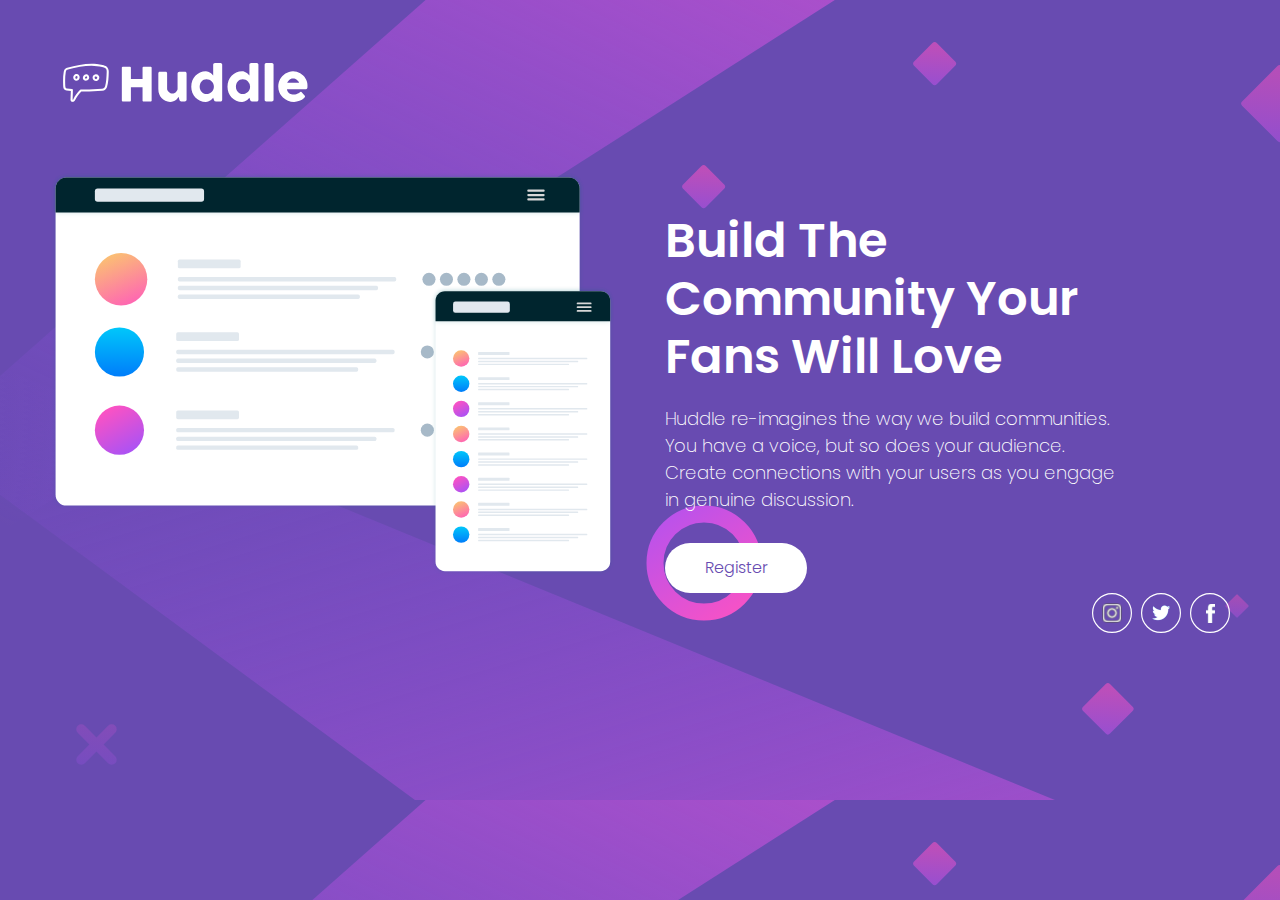
<file: introductory-landing-page/index.html>
<!DOCTYPE html>
<html lang="en">
<head>
    <meta charset="UTF-8">
    <meta name="viewport" content="width=device-width, initial-scale=1.0">
    <title>Landing Page</title>
    <link rel="preconnect" href="https://fonts.googleapis.com">
<link rel="preconnect" href="https://fonts.gstatic.com" crossorigin>
<link href="https://fonts.googleapis.com/css2?family=Poppins:ital,wght@0,100;0,200;0,300;0,400;0,500;0,600;0,700;0,800;0,900;1,
100;1,200;1,300;1,400;1,500;1,600;1,700;1,800;1,900&display=swap" rel="stylesheet">
<link rel="stylesheet" href="https://cdnjs.cloudflare.com/ajax/libs/font-awesome/6.5.2/css/all.min.css" 
integrity="sha512-SnH5WK+bZxgPHs44uWIX+LLJAJ9/2PkPKZ5QiAj6Ta86w+fsb2TkcmfRyVX3pBnMFcV7oQPJkl9QevSCWr3W6A==" 
crossorigin="anonymous" 
referrerpolicy="no-referrer" />   

<link rel="stylesheet" href="css/style.css">

</head>

<body>
    <nav class="navbar">
        <div class="container">
            <div class="logo">
                <a href="index.html">
                    <img src="images/logo.svg" alt="logo">
                </a>
            </div>
        </div>
    </nav>
    <section class="hero">
        <div class="container">
            <div class="hero-grid">
                <div class="hero-image">
                    <img src="images/illustration-mockups.svg" alt="image">
                </div>
                <div class="hero-content">
                    <h1 class="hero-heading text-xxl">
                        Build The Community Your Fans Will Love
                    </h1>
                    <p class="hero-text">
                        Huddle re-imagines the way we build communities. You have a voice, but so does your audience.
                         Create connections with your users as you engage in genuine discussion. 
                    </p>
                    <div class="hero-buttons">
                        <a href="#" class="btn btn-primary">Register</a>
                    </div>
                </div>

            </div>
           
        </div>
    </section>
    <section class="footer">
        <div class="social">
            <img src="assets/icons/group15.svg" alt="icon1">
            <img src="assets/icons/group16.svg" alt="icon2">
            <img src="assets/icons/group17.svg" alt="icon3">
        </div>
    </section>
    
</body>
</html>
</file>
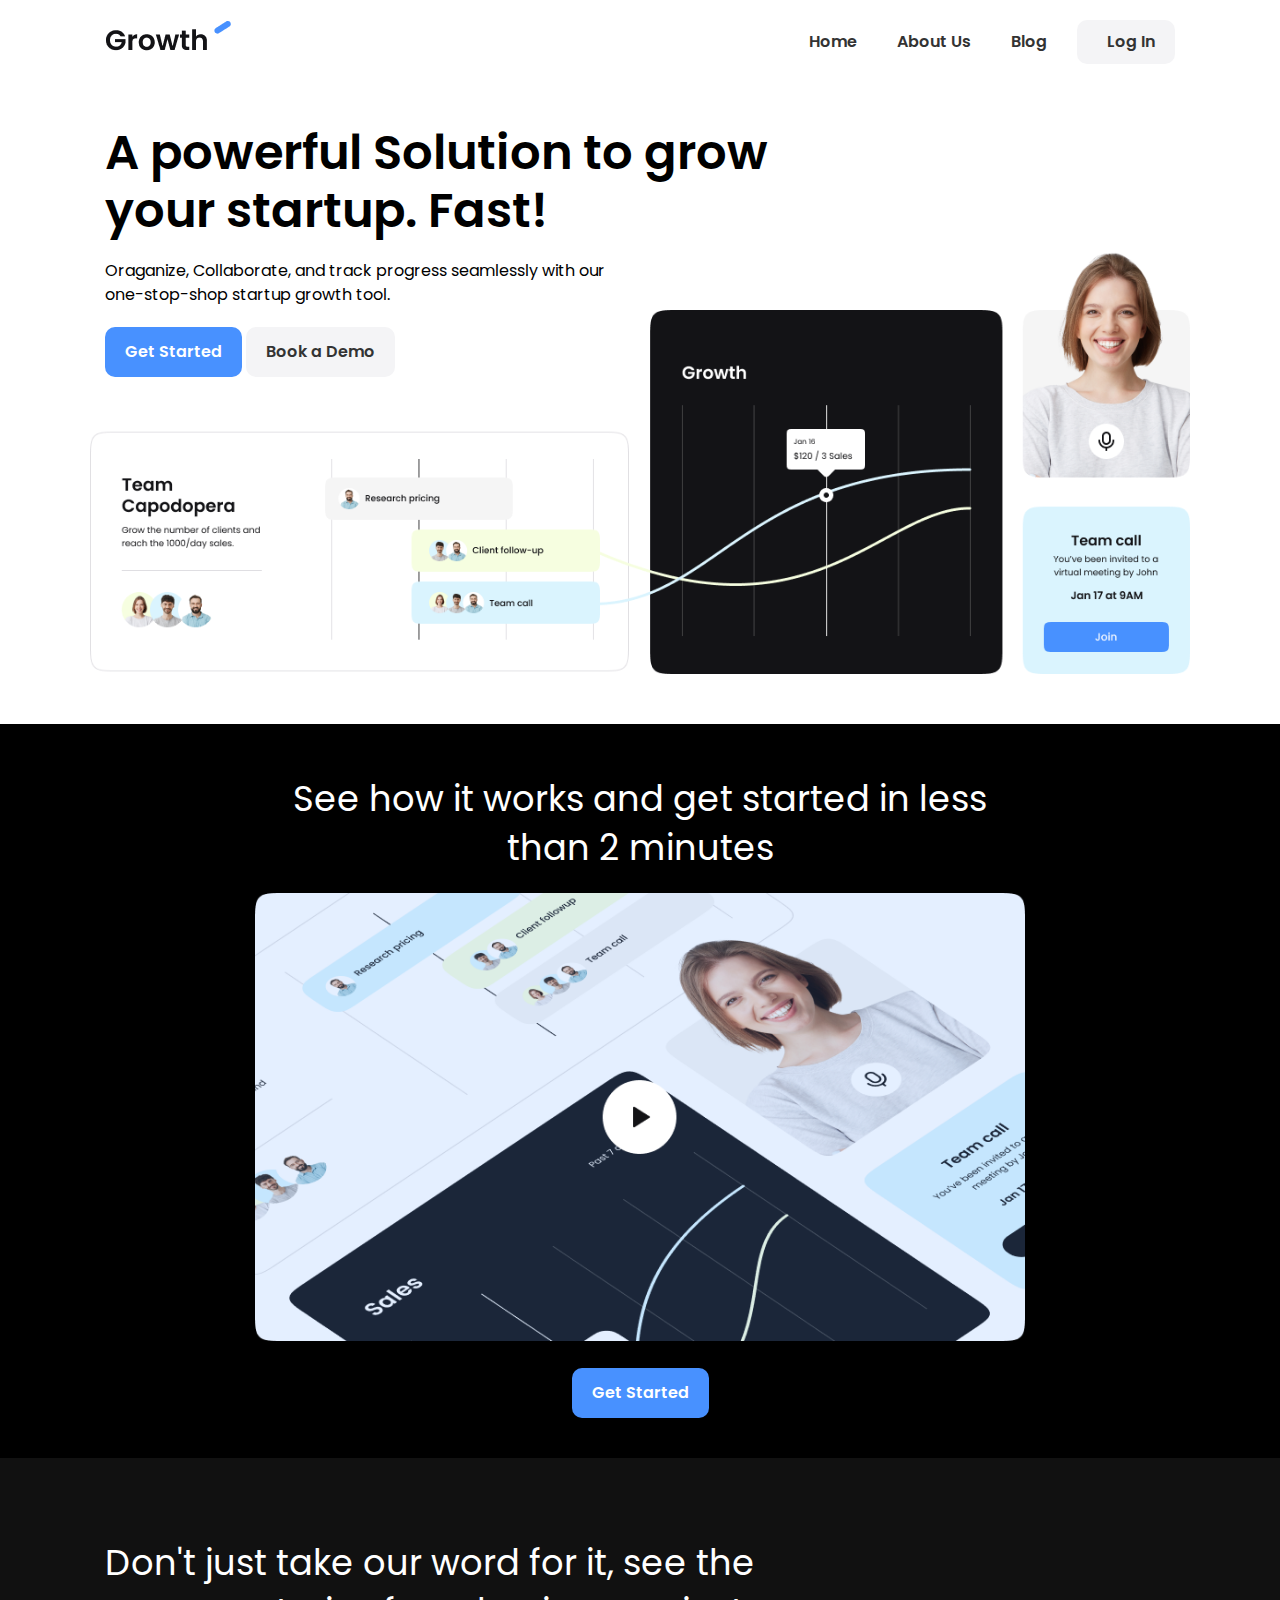
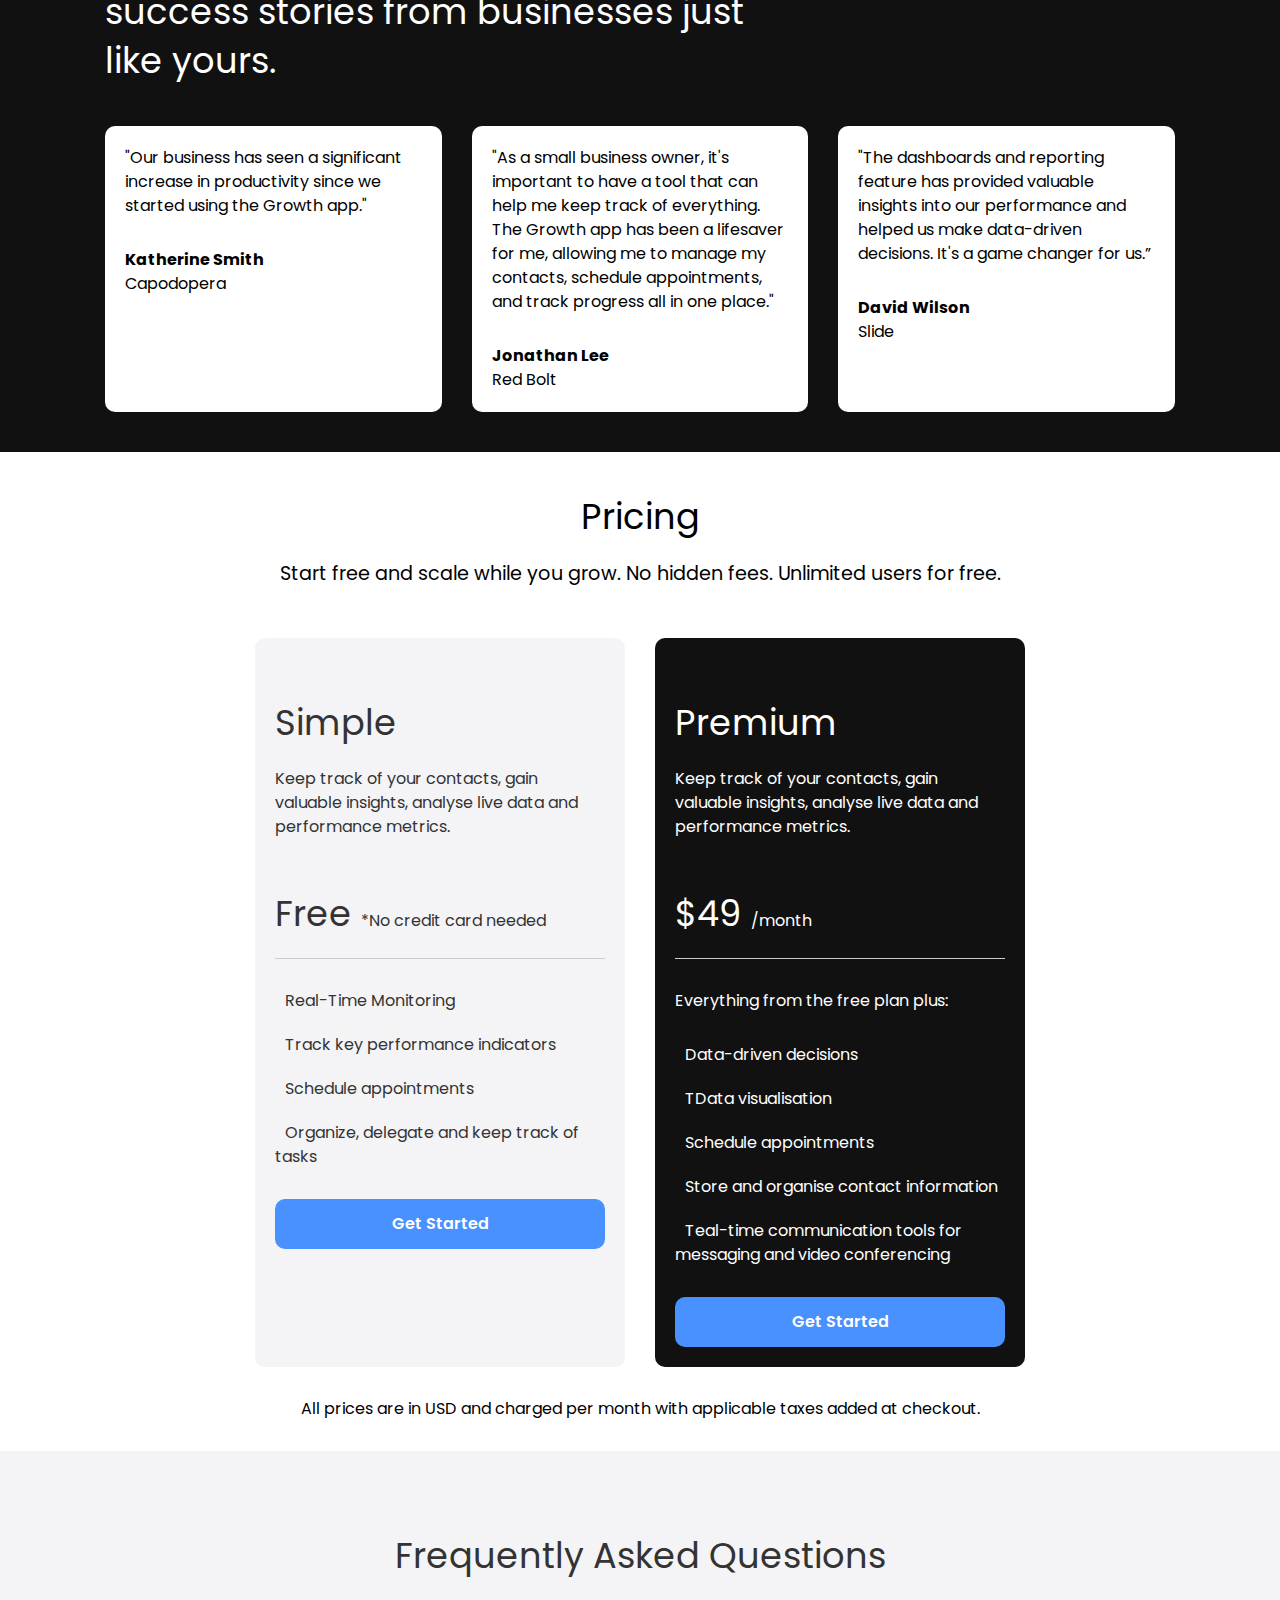
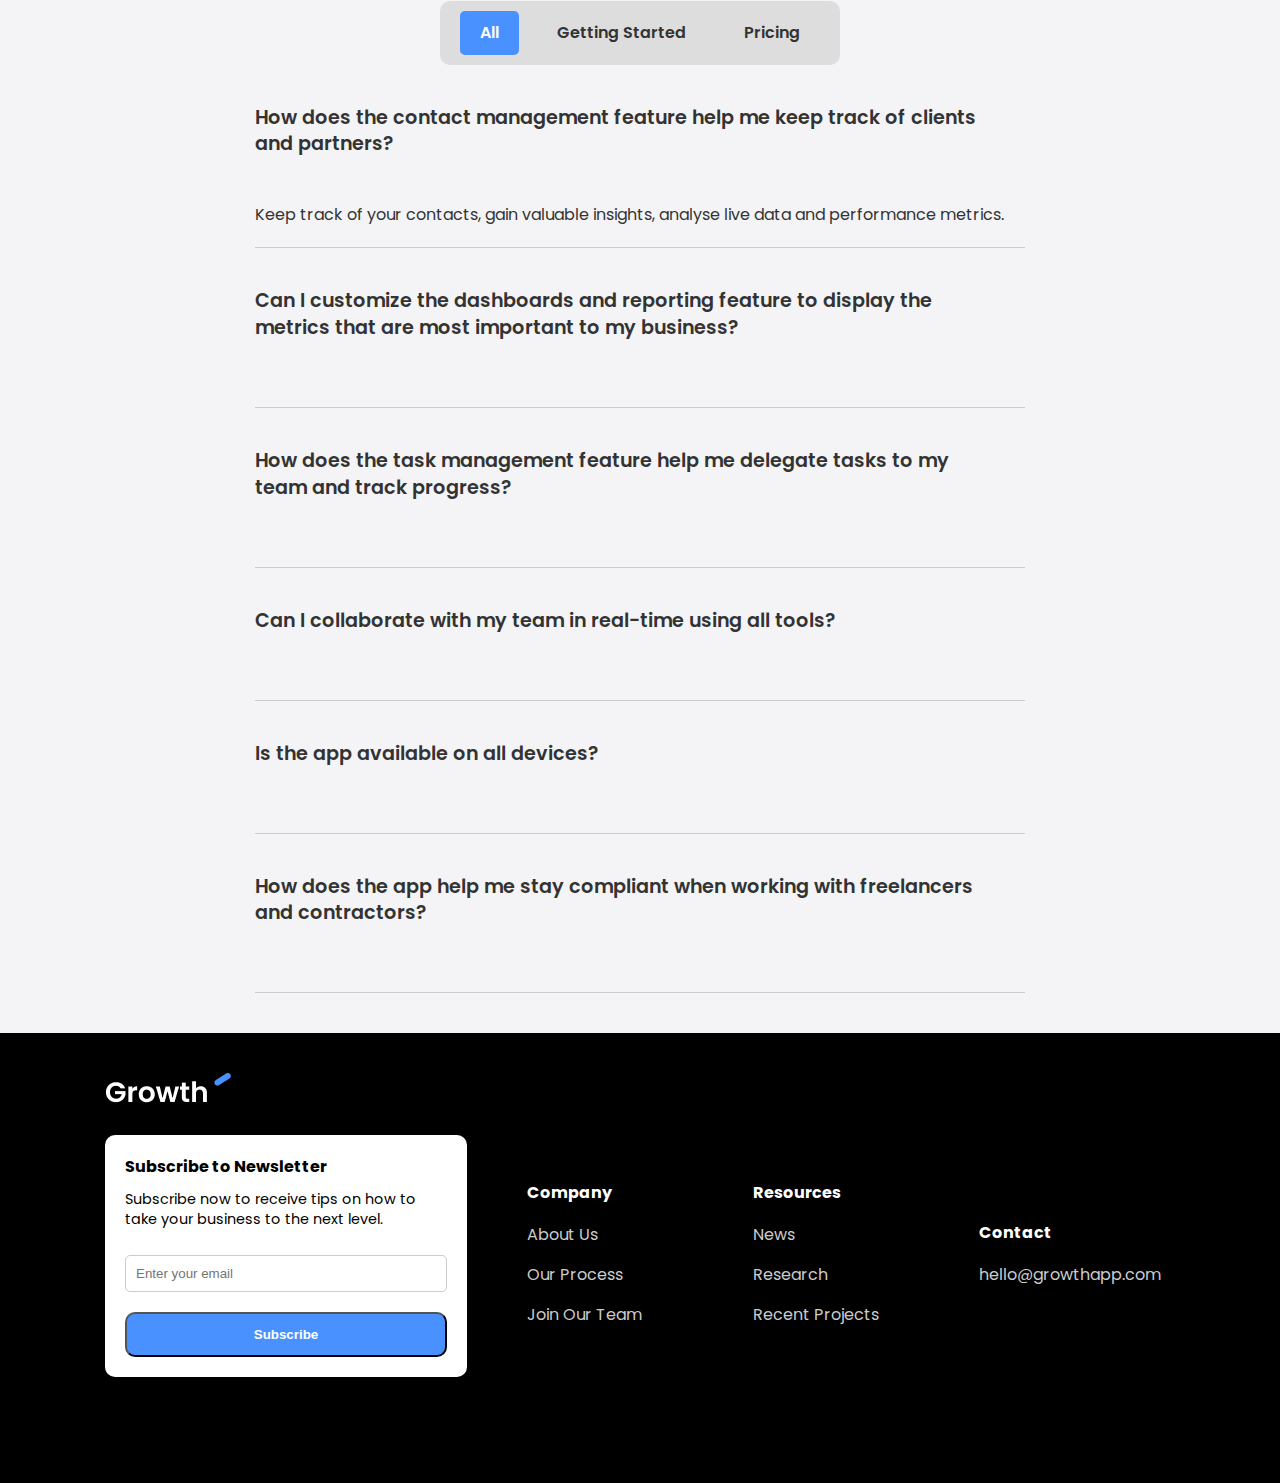
<file: landing-page/task-1/index.html>
<!DOCTYPE html>
<html lang="en">
<head>
    <meta charset="UTF-8">
    <meta name="viewport" content="width=device-width, initial-scale=1.0">
    <title>Growth App</title>
    <link rel="preconnect" href="https://fonts.googleapis.com">
<link rel="preconnect" href="https://fonts.gstatic.com" crossorigin>
<link href="https://fonts.googleapis.com/css2?family=Poppins:ital,wght@0,100;0,200;0,300;0,400;0,500;0,600;0,700;0,800;0,900;1,100;1,200;1,300;1,400;1,500;1,600;1,700;1,800;1,900&display=swap" rel="stylesheet">
<link rel="stylesheet" href="https://cdnjs.cloudflare.com/ajax/libs/font-awesome/6.5.2/css/all.min.css" 
integrity="sha512-SnH5WK+bZxgPHs44uWIX+LLJAJ9/2PkPKZ5QiAj6Ta86w+fsb2TkcmfRyVX3pBnMFcV7oQPJkl9QevSCWr3W6A==" 
crossorigin="anonymous" 
referrerpolicy="no-referrer" />   
<link rel="stylesheet" href="css/style.css">
<link rel="shortcut icon" href="images/favicon.ico" type="images/x-icon">
</head>
<body>
<nav class="navbar">
    <div class="container">
        <div class="logo">
            <a href="index.html">
                <img src="images/logo.png" alt="logo">
            </a>
        </div>
        <div class="main-menu">
            <ul>
                <li>
                    <a href="index.html">Home</a>
                </li>
                <li>
                    <a href="#">About Us</a>
                </li>
                <li>
                    <a href="#">Blog</a>
                </li>
                <li>
                    <a class="btn" href="#">
                        <i class="fas fa-user"></i>Log In
                    </a>
                </li>
            </ul>
        </div>
        <!-- Hamburger Button-->
        <button id="hamburger-button" class="hamburger-button">
            <div class="hamburger-line"></div>
            <div class="hamburger-line"></div>
            <div class="hamburger-line"></div>
            <div class="mobile-menu">
                <ul>
                    <li>
                        <a href="index.html">Home</a>
                    </li>
                    <li>
                        <a href="#">About Us</a>
                    </li>
                    <li>
                        <a href="#">Blog</a>
                    </li>
                    <li>
                        <a class="btn" href="#">
                            <i class="fas fa-user"></i>Log In
                        </a>
                    </li>
                </ul>
            </div>

        </button>
    </div>
</nav>
<!--Hero-->
<Section class="hero">
    <div class="container">
        <div class="hero-content">
            <h1 class="hero-heading text-xxl">
                A powerful Solution to grow your startup. Fast!
            </h1>
            <p class="hero-text">
               Oraganize, Collaborate, and track progress seamlessly with our one-stop-shop startup growth tool. 
            </p>
            <div class="hero-buttons">
                <a href="#" class="btn btn-primary">Get Started</a>
                <a href="#" class="btn"><i class="fas fa-laptop"></i> Book a Demo</a>
            </div>
        </div>
    </div>
</Section>
<!--Video Section-->
<section class="video bg-black">
    <div class="container-sm">
        <h2 class="video-heading text-xl text-center">
            See how it works and get started in less than 2 minutes
        </h2> 
        <div class="video-content">
            <a href="#">
                <img src="images/video-preview.png" alt="video" class="video-preview"/>
            </a>
            <a href="#" class="btn btn-primary">Get Started</a>
            
        </div>
    </div>
</section>
<!--Testimonial-->
<section class="testimonials bg-dark">
    <div class="container">
        <h3 class="testimonials-heading text-xl">
            Don't just take our word for it, see the success stories from businesses just like yours.
        </h3>
        <div class="testimonials-grid">
            <div class="card">
                <p>
                    "Our business has seen a significant increase in productivity since we started using the Growth app."
                </p>
                <p>Katherine Smith</p>
                <p>Capodopera</p>
            </div>
            <div class="card">
                <p>
                    "As a small business owner, it's important to have a tool that can help me keep track of everything. The Growth app has been a lifesaver for me, 
                    allowing me to manage my contacts, schedule appointments, and track progress all in one place."
                </p>
                <p>Jonathan Lee</p>
                <p>Red Bolt</p>
            </div>
            <div class="card">
                <p>
                    "The dashboards and reporting feature has provided valuable insights into our performance and helped us make data-driven decisions. 
                    It's a game changer for us.”
                </p>
                <p>David Wilson</p>
                <p>Slide</p>
            </div>
        </div>
    </div>
</section>
<!--Pricing-->
<section class="pricing">
    <div class="container-sm">
        <h3 class="pricing-heading text-xl text-center">
            Pricing
        </h3>
        <p class="pricing-subheading text-md text-center">
            Start free and scale while you grow. No hidden fees. Unlimited users for free.
        </p>
        <div class="pricing-grid">
            <!--Pricing Card 1-->
            <div class="card bg-light">
                <div class="pricing-card-header">
                    <h4 class="pricing-heading text-xl">
                        Simple
                    </h4>
                    <p class="pricing-card-subheading">
                        Keep track of your contacts, gain valuable insights, analyse live data and performance metrics.
                    </p>
                    <p class="pricing-card-price">
                        <span class="text-xl">
                            Free
                        </span>
                        *No credit card needed
                    </p>
                </div>
                <div class="pricing-card-body">
                    <ul>
                        <li>
                        <i class="fas fa-check"></i> Real-Time Monitoring
                    </li>
                    <li>
                        <i class="fas fa-check"></i> Track key performance indicators
                    </li>
                    <li>
                        <i class="fas fa-check"></i> Schedule appointments
                    </li>
                    <li>
                        <i class="fas fa-check"></i>Organize, delegate and keep track of tasks
                    </li>
                    </ul>
                    <a href="#" class="btn btn-primary btn-block">Get Started</a>
                </div>
            </div>
        

        
            <!--Pricing Card 2-->
            <div class="card bg-dark">
                <div class="pricing-card-header">
                    <h4 class="pricing-heading text-xl">
                        Premium
                    </h4>
                    <p class="pricing-card-subheading">
                        Keep track of your contacts, gain valuable insights, analyse live data and performance metrics.                    </p>
                    <p class="pricing-card-price">
                        <span class="text-xl">
                            $49
                        </span>
                        /month
                    </p>
                </div>
                <div class="pricing-card-body">
                    <p >Everything from the free plan plus:</p>
                    <ul>
                        <li>
                        <i class="fas fa-check"></i> Data-driven decisions
                    </li>
                    <li>
                        <i class="fas fa-check"></i> TData visualisation
                    </li>
                    <li>
                        <i class="fas fa-check"></i> Schedule appointments
                    </li>
                    <li>
                        <i class="fas fa-check"></i>Store and organise contact information
                    </li>
                    <li>
                        <i class="fas fa-check"></i>Teal-time communication tools for messaging and video conferencing

                    </li>
                    </ul>
                    <a href="#" class="btn btn-primary btn-block">Get Started</a>
                </div>
            </div>
        

      </div>
      <p class="pricing-footer text-center">
        All prices are in USD and charged per month with applicable taxes added at checkout.
    </p>
    </div>
</section>

<!-- FAQ -->
<section class="faq bg-light">
    <div class="container-sm">
        <h3 class="text-xl text-center">
            Frequently Asked Questions
        </h3>
        <ul class="faq-menu">
            <li class="active">All</li>
            <li> Getting  Started </li>
            <li> Pricing </li>
        </ul>
        <div class="faq-content">
            <div class="faq-group">
                <div class="faq-group-header">
                    <h4 class="text-md">
                        How does the contact management feature help me keep track of clients and partners?
                    </h4>
                    <i class="fas fa-minus"></i>
                </div>
                <div class="faq-group-body open">
                    <p>Keep track of your contacts, gain valuable insights, analyse live data and performance metrics.</p>

                </div>
            </div>

            <div class="faq-group">
                <div class="faq-group-header">
                    <h4 class="text-md">
                        Can I customize the dashboards and reporting feature to display the metrics that are most important to my business?                    </h4>
                    <i class="fas fa-plus"></i>
                </div>
                <div class="faq-group-body">
                    <p>Keep track of your contacts, gain valuable insights, analyse live data and performance metrics.</p>

                </div>
            </div>

            <div class="faq-group">
                <div class="faq-group-header">
                    <h4 class="text-md">
                        How does the task management feature help me delegate tasks to my team and track progress?</h4>
                    <i class="fas fa-plus"></i>
                </div>
                <div class="faq-group-body">
                    <p>Keep track of your contacts, gain valuable insights, analyse live data and performance metrics.</p>

                </div>
            </div>
            <div class="faq-group">
                <div class="faq-group-header">
                    <h4 class="text-md">
                        Can I collaborate with my team in real-time using all tools?</h4>
                    <i class="fas fa-plus"></i>
                </div>
                <div class="faq-group-body">
                    <p>Keep track of your contacts, gain valuable insights, analyse live data and performance metrics.</p>

                </div>
            </div>

            <div class="faq-group">
                <div class="faq-group-header">
                    <h4 class="text-md">
                        Is the app available on all devices?</h4>
                    <i class="fas fa-plus"></i>
                </div>
                <div class="faq-group-body">
                    <p>Keep track of your contacts, gain valuable insights, analyse live data and performance metrics.</p>

                </div>
            </div>

            <div class="faq-group">
                <div class="faq-group-header">
                    <h4 class="text-md">
                        How does the app help me stay compliant when working with freelancers and contractors?</h4>
                    <i class="fas fa-plus"></i>
                </div>
                <div class="faq-group-body">
                    <p>Keep track of your contacts, gain valuable insights, analyse live data and performance metrics.</p>

                </div>
            </div>
        </div>
    </div>
</section>
<!-- Footer -->
<footer class ="footer bg-black">
    <div class="container">
        <div class="footer-grid">
            <div>
                <a href="index.html">
                    <img src="images/logo-white.png" alt="logo">
                </a>
                <div class="card">
                    <h4>Subscribe to Newsletter</h4>
                    <p class="text-sm">Subscribe now to receive  tips on how to take your business to the next level.</p>
                    <form>
                        <input type="email" id="email" placeholder="Enter your email">
                        <button type="submit" class="btn btn-primary btn-block">Subscribe</button>
                    </form>
                </div>
                <i class="fab fa-linkedin"></i>
                <i class="fab fa-twitter"></i>
            </div>
            <div>
                <h4>Company</h4>
                <ul>
                    <li><a href="#">About Us</a></li>
                    <li><a href="#">Our Process</a></li>
                    <li><a href="#">Join Our Team</a></li>
                </ul>
            </div>
            <div>
                <h4>Resources</h4>
                <ul>
                    <li><a href="#">News</a></li>
                    <li><a href="#">Research</a></li>
                    <li><a href="#">Recent Projects</a></li>
                </ul>
            </div>
            <div>
                <h4>Contact</h4>
                <ul>
                    <li><a href="#">hello@growthapp.com</a></li>
                    
                </ul>
            </div>
        </div>
    </div>
</footer>
<script src="js/main.js"></script>   
</body>
</html>
</file>
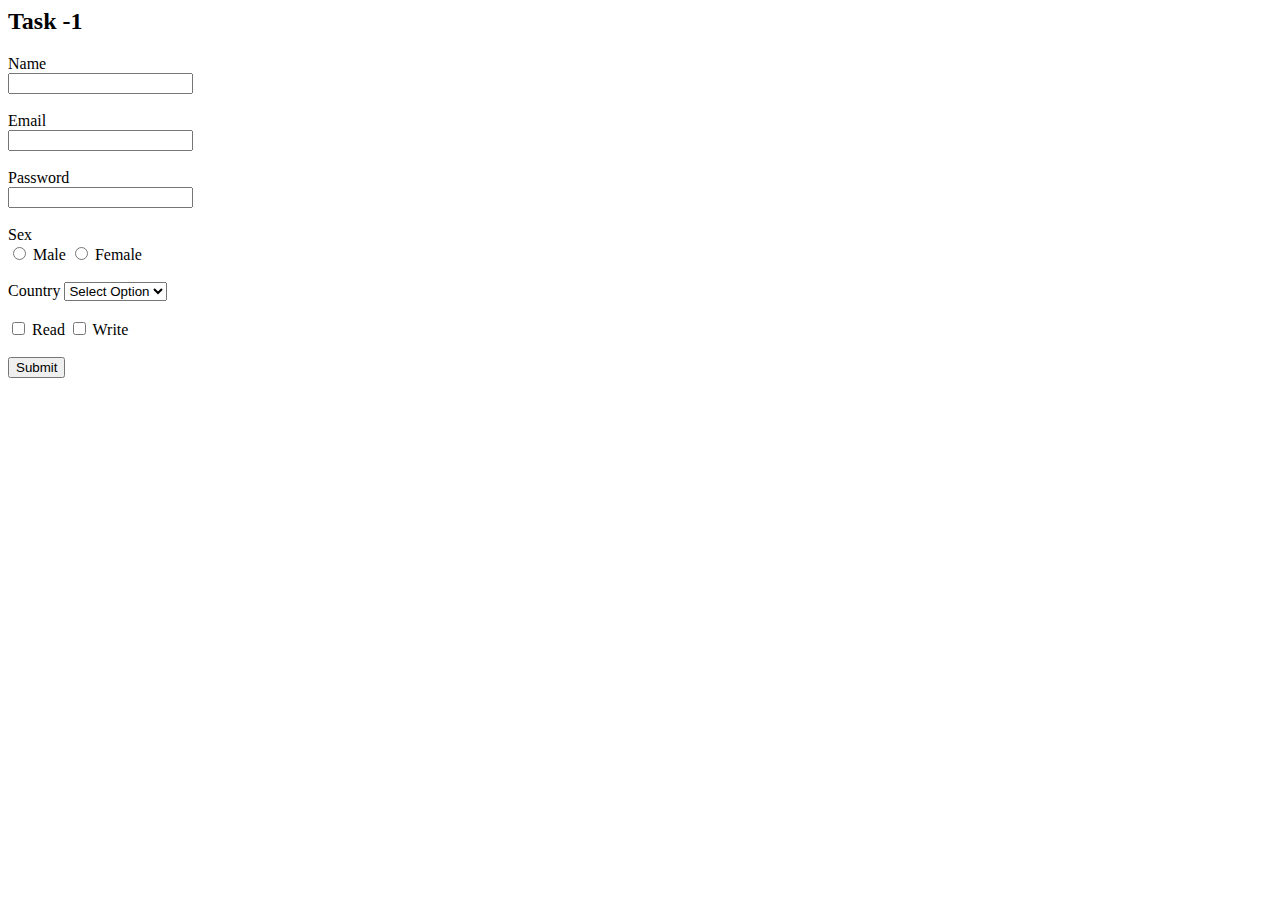
<file: HTML&CSS Task/form&list/form.html>
<html>
    <head>
        <title>Form</title>

        <body>
            <h2>Task -1
            </h2>

            <form>
                <label for="name">Name</label><br>
                <input type="text" name="name"><br><br>
                <label for="email">Email</label><br>
                <input type="email" name="email"><br><br>
                <label for="password">Password</label><br>
                <input type="password" name="password"><br><br>
                <label for="sex">Sex</label><br>
                <input type="radio" name="sex" id="male" value="male">
                <label for="male">Male</label>
                <input type="radio" name="sex" id="female" value="female">
                <label for="female">Female</label><br><br>
                <label for="country">Country</label>
                <select name="country" id="country">
                    <option>Select Option</option>
                    <option value="india">India</option>
                    <option value="usa">USA</option>
                    <option value="australia">Australia</option>
                </select><br><br>
                <input type="checkbox" name="action" id="action">
                <label for="action">Read</label>
                <input type="checkbox" name="action" id="action">
                <label for="action">Write</label><br><br>
                <input type="submit" value="Submit">
            </form>
        </body>
        
    </head>
</html>
</file>
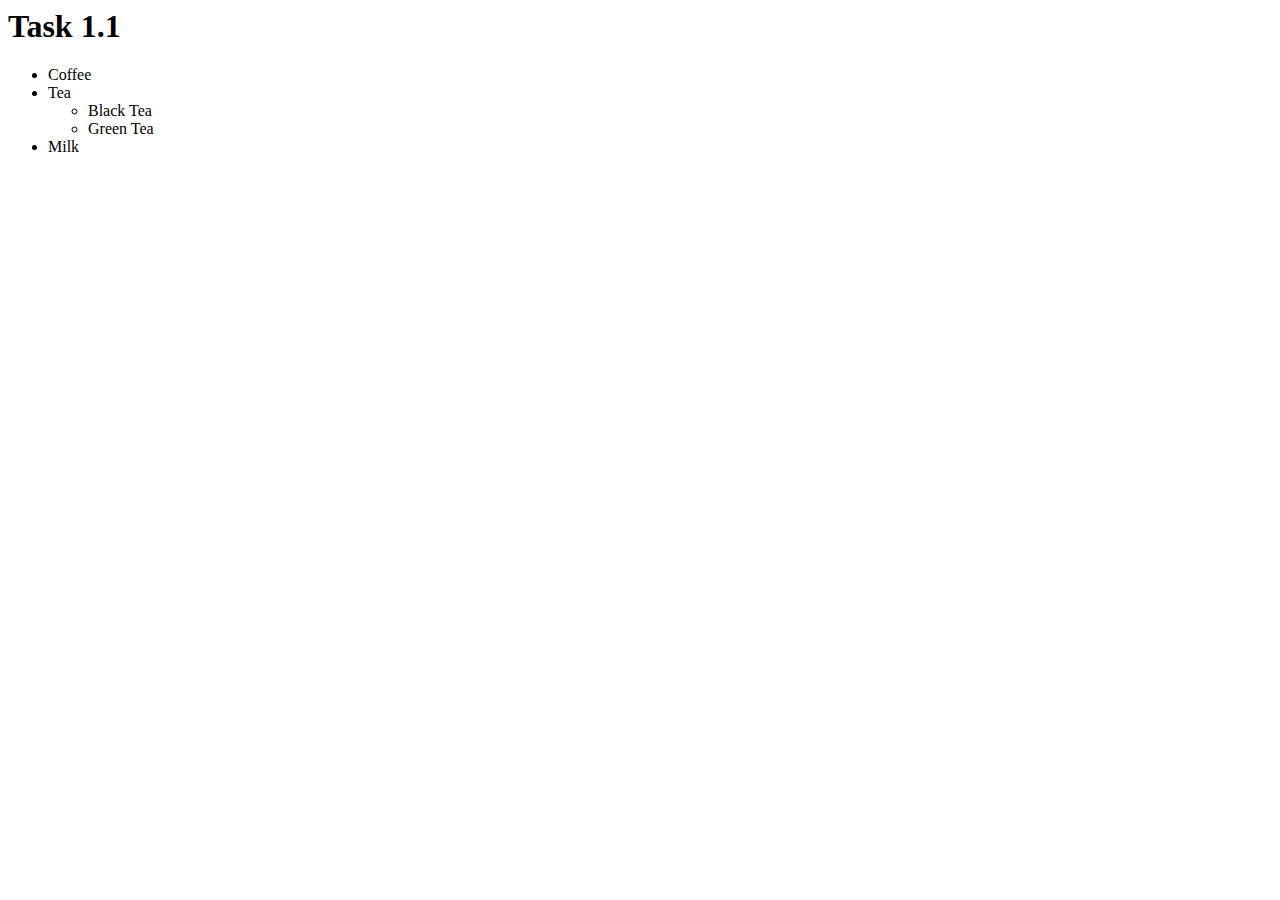
<file: HTML&CSS Task/form&list/list.html>
<html>
    <head>
        <title>List</title>

        <body>
            <h1>Task 1.1</h1>

            <ul>
                <li>Coffee</li>
                <li>Tea
                    <ul>
                    <li>Black Tea</li>
                    <li>Green Tea</li>
                </ul>
                </li>
                <li>Milk</li>
            
            </ul>

        </body>
    </head>
</html>
</file>
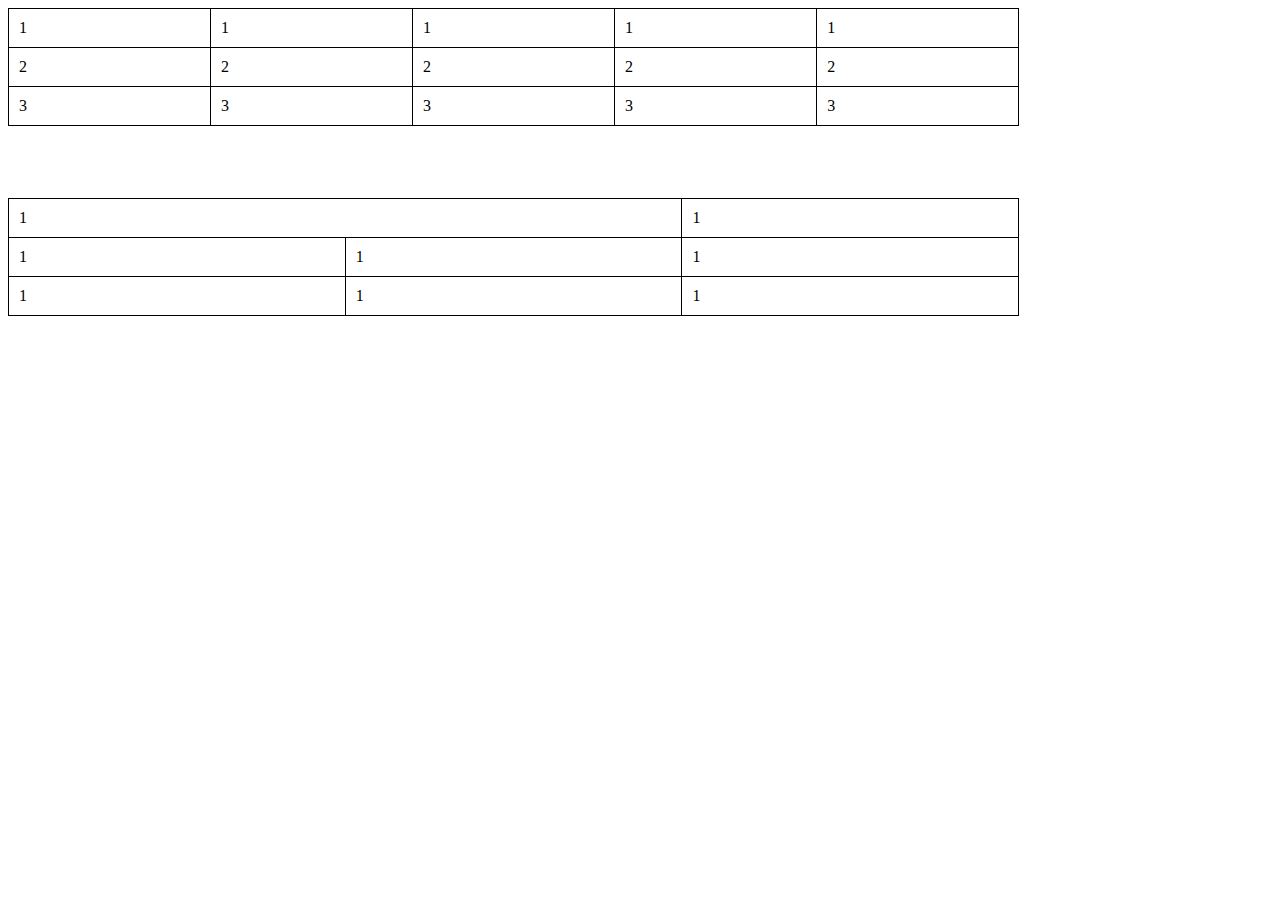
<file: HTML&CSS Task/form&list/table.html>
<html>
    <head>
        <title>Table</title>
        <style>
            table {
                border-collapse: collapse;
            }
            table, 
            th, 
            td {
                border: 1px solid black;
            }
            th, 
            td {
                padding: 10px;
            }
        </style>

        <body>
            <table border="1"; width="80%">
                <tr>
                    <td>1</td>
                    <td>1</td>
                    <td>1</td>
                    <td>1</td>
                    <td>1</td>
                </tr>
                <tr>
                    <td>2</td>
                    <td>2</td>
                    <td>2</td>
                    <td>2</td>
                    <td>2</td>
                </tr>
                <tr>
                    <td>3</td>
                    <td>3</td>
                    <td>3</td>
                    <td>3</td>
                    <td>3</td>
                </tr>
            </table>
            <br><br><br><br>

            <table border="1" width="80%">
                <tr>
                    <td colspan="2">1</td>
                    <td>1</td>
                    
                </tr>
                <tr>
                    <td>1</td>
                    <td>1</td>
                    <td>1</td>
                </tr>
                <tr>
                    <td>1</td>
                    <td>1</td>
                    <td>1</td>
                </tr>

            </table>
        </body>
    </head>
</html>
</file>
<file: introductory-landing-page/css/style.css>
*{
    box-sizing: border-box;
    margin: 0px;
    padding: 0px;
    
}
:root {
    --primary-color:#684BB1;
    --light-color:#ffffff;
    --dark-color:#E880E8;
}

body {
    background-image: url("../images/bg-desktop.svg");
    background-color: var(--primary-color);
    font-family: 'poppins', sans-serif;
    font-size: 16px;
    line-height: 1.5;
    overflow: hidden;
    padding: 50px 50px 50px 50px;
}
img {
    max-width: 100%;
}

.hero .hero-grid {
    display: grid;
    grid-template-columns: repeat(2, 1fr);
    gap: 50px;
    margin-top: 50px;
}

.hero .hero-content {
    width: 90%;
    /* margin-top: 50px; */
}

.hero .hero-text{
    width: 90%;
    margin-top: 20px;
    color: var(--light-color);
    font-weight: 200;
    font-size: 18px;

}

.btn {
    display: inline-block;
    padding: 13px 20px;
    background: var(--light-color);
    color: var(--primary-color);
    font-weight: 300;
    text-decoration: none;
    border-radius: 28px;
    cursor: pointer;
    text-align: center;
    transition: 0.5s;
    margin-top: 30px;
    width: 28%;
}

.btn:hover {
    background: var(--dark-color);
    color: var(--light-color);
}

.btn-primary {
    color: var(--primary-color);
    background:var(--light-color);
}

.text-xxl {
    font-size: 3rem;
    line-height: 1.2;
    font-weight: 600;
    margin: 40px 0 20px;
    color: var(--light-color);
}

.footer {
   float: right;
   
}

.footer .social img{
    margin-left: 5px;
}



@media (max-width:960px){
    .text-xxl { 
        font-size: 2.5rem;
    }
}

@media (max-width : 670px){
    body{
        background: url('../images/bg-mobile.svg') no-repeat;
        background-color: var(--primary-color);
        overflow-y: scroll;
        
    }

    .navbar .logo img {
        inline-size: 20vh;
    }

    .hero .hero-grid {
        grid-template-columns: repeat(1, 1fr);
        gap: 10px;
        
    }

    .hero .hero-image {
        width: 100%;
        align-items: center;
    }
    
    .hero .hero-content, .hero .hero-text {
        width: 100%;
        text-align: center;
    }

    .hero .hero-buttons .btn {
        margin-bottom: 10px;
        display: block;
        width: 100%;
    }

    .footer {
        text-align: center;
        
     }


}

@media (max-width:500px){
    .text-xxl {
        font-size: 2rem;
    }
}
</file>
<file: landing-page/task-1/css/style.css>
* {
box-sizing: border-box;
margin: 0px;
padding: 0px;
}

:root {
    --primary-color:#4891ff;
    --light-color:#f4f4f6;
    --dark-color:#111;
}

body {
    font-family: 'Poppins', sans-serif;
    font-size: 16px;
    line-height: 1.5;
    background: #fff;
    overflow-x: hidden;
}

a {
    text-decoration: none;
    color: #333;
}

ul {
    list-style: none;
}

img {
    max-width: 100%;
    
}

/* Navbar */
.navbar {
    background: #fff;
    padding: 20px;
}

.navbar .container {
    display: flex;
    justify-content: space-between;
    align-items: center;
}

.navbar .main-menu ul {
    display: flex;

}

.navbar ul li a {
    padding: 10px 20px;
    display: block;
    font-weight: 600;
    transition: 0.5s;
}

.navbar ul li a:hover{
    color: var(--primary-color);
}
.navbar ul li a i {
    margin-right: 10px;
}

.navbar ul li:last-child a {
    margin-left: 10px;
}

/* Hero */

.hero {
 margin-bottom: 50px;
}

.hero .container {
    background: url('../images/hero-bg.png') no-repeat;
    background-size: contain;
    background-position: center bottom;
    height: 550px;
}

.hero .hero-content {
    width: 70%;
}

.hero .hero-text {
    width: 70%;
    margin-bottom: 20px;
}

/* Video */
.video {
    padding: 10px 0 40px;
}

.video .video-content {
    display: flex;
    flex-direction: column;
    align-items: center;
}
.video .video-preview {
    margin-bottom: 20px;
}

/* Testimonials */
.testimonials {
    padding: 40px 0;
}

.testimonials .testimonials-heading {
    width: 700px;
    margin-bottom: 40px;
    
}

.testimonials  .testimonials-grid {
    display: grid;
    grid-template-columns: repeat(3, 1fr);
    gap: 30px;

}

.testimonials .card p:nth-child(2){
    margin-top: 30px;
    font-weight: bold;
}

/* Pricing */

.pricing .pricing-grid {
    display: grid;
    grid-template-columns: repeat(2, 1fr);
    gap: 30px;
    margin-top: 50px;
}

.pricing .pricing-card-subheading {
    margin-bottom: 30px;
}

.pricing .pricing-card-price {
    margin-bottom: 30px;
    padding: 20px 0;
    border-bottom: 1px solid #ccc;
}

.pricing ul {
    margin: 30px 0;
}

.pricing ul li {
    margin-bottom: 20px;
}

.pricing ul li i {
    margin-right: 10px;
}

.pricing .pricing-footer {
    margin: 30px 0;
}

/* FAQ */
.faq {
    padding: 40px 0;

}

.faq-group {
    border-bottom: 1px solid #ccc;
    padding-bottom: 20px;
}

.faq .faq-group .faq-group-header {
    padding: 20px 0;
    margin-bottom: 15px;
    position: relative;
}

.faq .faq-group .faq-group-header h4 {
    font-weight: 600;
    width: 95%;
}

.faq .faq-group .faq-group-header i {
    position: absolute;
    right: 0;
    top: 35px;
    font-size: 1.3rem;
    cursor: pointer;
}

.faq .faq-group .faq-group-body {
    display: none;
}

.faq .faq-group .faq-group-body.open {
    display: block;
}

.faq ul.faq-menu {
    max-width: 400px;
    margin: auto;
    display: flex;
    justify-content: space-between;
    align-items: center;
    background: #ddd;
    padding: 10px 20px;
    border-radius: 10px;
    font-weight: 600;
    cursor: pointer;
}

.faq ul.faq-menu li {
    padding: 10px 20px;
    border-radius: 5px;
    text-align: center;
}

.faq ul.faq-menu li.active {
    background: var(--primary-color);
    color: #fff;
}

/* Footer */
.footer {
    padding: 40px 0;
}

.footer h4 {
    margin-bottom:10px;
}

.footer ul li {
    line-height: 2.5;
}

.footer a {
    color: #ccc;
}

.footer i {
    font-size: 1.5rem;
    margin-right: 10px;
}

.footer-grid {
    display: grid;
    grid-template-columns: 2fr 1fr 1fr 1fr;
    gap: 30px;
    justify-content: center;
    align-items: center;
}

.footer .card {
    margin: 20px 30px 30px 0;
}

.footer input[type='email'] {
    width: 100%;
    padding: 10px;
    border: 1px solid #ccc;
    border-radius:5px;
    margin: 20px 0;
}

/* Utility Classes */
.container {
    max-width: 1100px;
    margin: 0 auto;
    padding: 0 15px;
}

.container-sm{
    max-width: 800px;
    margin: 0 auto;
    padding: 0 15px;
}

 /* Card */
 .card {
    background: #fff;
    color: #000;
    border-radius: 10px;
    padding: 20px;
}


/* Button */
.btn {
    display: inline-block;
    padding: 13px 20px;
    background: var(--light-color);
    color: #333;
    font-weight: 600;
    text-decoration: none;
    border-radius: 10px;
    cursor: pointer;
    text-align: center;
    transition: 0.5s;
}

.btn:hover {
    opacity: 0.8;
}

.btn-primary {
    background: var(--primary-color);
    color: #fff;
}

.btn-dark {
    background: var(--dark-color);
    color: #fff;
}

.btn-block {
    display: block;
    width: 100%;
}

/* Text Classes */
.text-xxl {
    font-size: 3rem;
    line-height: 1.2;
    font-weight: 600;
    margin: 40px 0 20px;
}

.text-xl {
    font-size: 2.2rem;
    line-height: 1.4;
    font-weight: normal;
    margin: 40px 0 20px;
}

.text-lg {
    font-size: 1.8rem;
    line-height: 1.4;
    font-weight: normal;
    margin: 30px 0 20px;
}

.text-md {
    font-size: 1.2rem;
    line-height: 1.4;
    font-weight: normal;
    margin: 20px 0 10px;
}

.text-sm {
    font-size: 0.9rem;
    line-height: 1.4;
    font-weight: normal;
    margin: 10px 0 5px;
}

.text-center {
    text-align: center;
}

/* Background */
.bg-primary {
    background: var(--primary-color);
    color: #fff;
}

.bg-light {
    background: var(--light-color);
    color: #333;
}

.bg-dark{
    background: var(--dark-color);
    color: #fff;
}

.bg-black{
    background: #000;
    color: #fff;
}

/* Hamburger Button */
.hamburger-button {
    display: none;
    background: none;
    border: none;
    cursor: pointer;
    padding: 10px;
    z-index: 1000;
}

.hamburger-button .hamburger-line {
    width: 30px;
    height: 3px;
    background: #333;
    margin: 6px 0;
    z-index: 999999;
    position: relative;

}

/* Mobile Menu */
.mobile-menu {
    position: fixed;
    top: 0;
    right: -300px;
    width: 250px;
    height: 100%;
    z-index: 100;
    background: #fff;
    box-shadow: 0px 0px 10px rgba(0, 0, 0, 0.2);
    transition: right 0.3s ease-in-out;
}

.mobile-menu.active {
    right: 0;
    
}
.mobile-menu ul {
     margin-top: 100px;
     padding-right: 10px;

}

.mobile-menu ul li {
    margin: 10px 0;
}

.mobile-menu ul li a {
    font-size: 20px;
    transition: 0.3s;
}

/* Media Queries */
@media (max-width: 960px){
    .text-xxl {
        font-size: 2.5rem;
    }
}

@media (max-width: 670px){
    .navbar .main-menu {
        display: none;
    }
    .navbar .hamburger-button {
        display: block;
    }

    .hero .container {
        background: url('../images/hero-bg-mobile.png') no-repeat;
        background-size: 350px 400px;
        background-position: bottom;
        height: 770px;

    }

    .hero .hero-content, .hero .hero-text {
        width: 100%;
        text-align: center;

    }
     .hero .hero-buttons .btn {
        margin-bottom:10px;
        display: block;
        width: 100%;
     }

     /* text */
     .text-xl{
        font-size: 1.9rem;
     }

     .text-lg {
        font-size: 1.5rem;
     }

     .text-md {
        font-size: 1.1rem;
     }

     .testimonials .testimonials-heading {
        max-width: 100%;
        text-align: center;
     }

     .testimonials .testimonials-grid, .pricing .pricing-grid, .footer .footer-grid {
        grid-template-columns: 1fr;
     }

     .footer .card {
        margin-right: 0;
     }

     .footer .footer-grid > div {
        text-align: center;

     }
 }

@media (max-width: 500px){
    .text-xxl {
        font-size: 2rem;

    }
    
}
</file>
